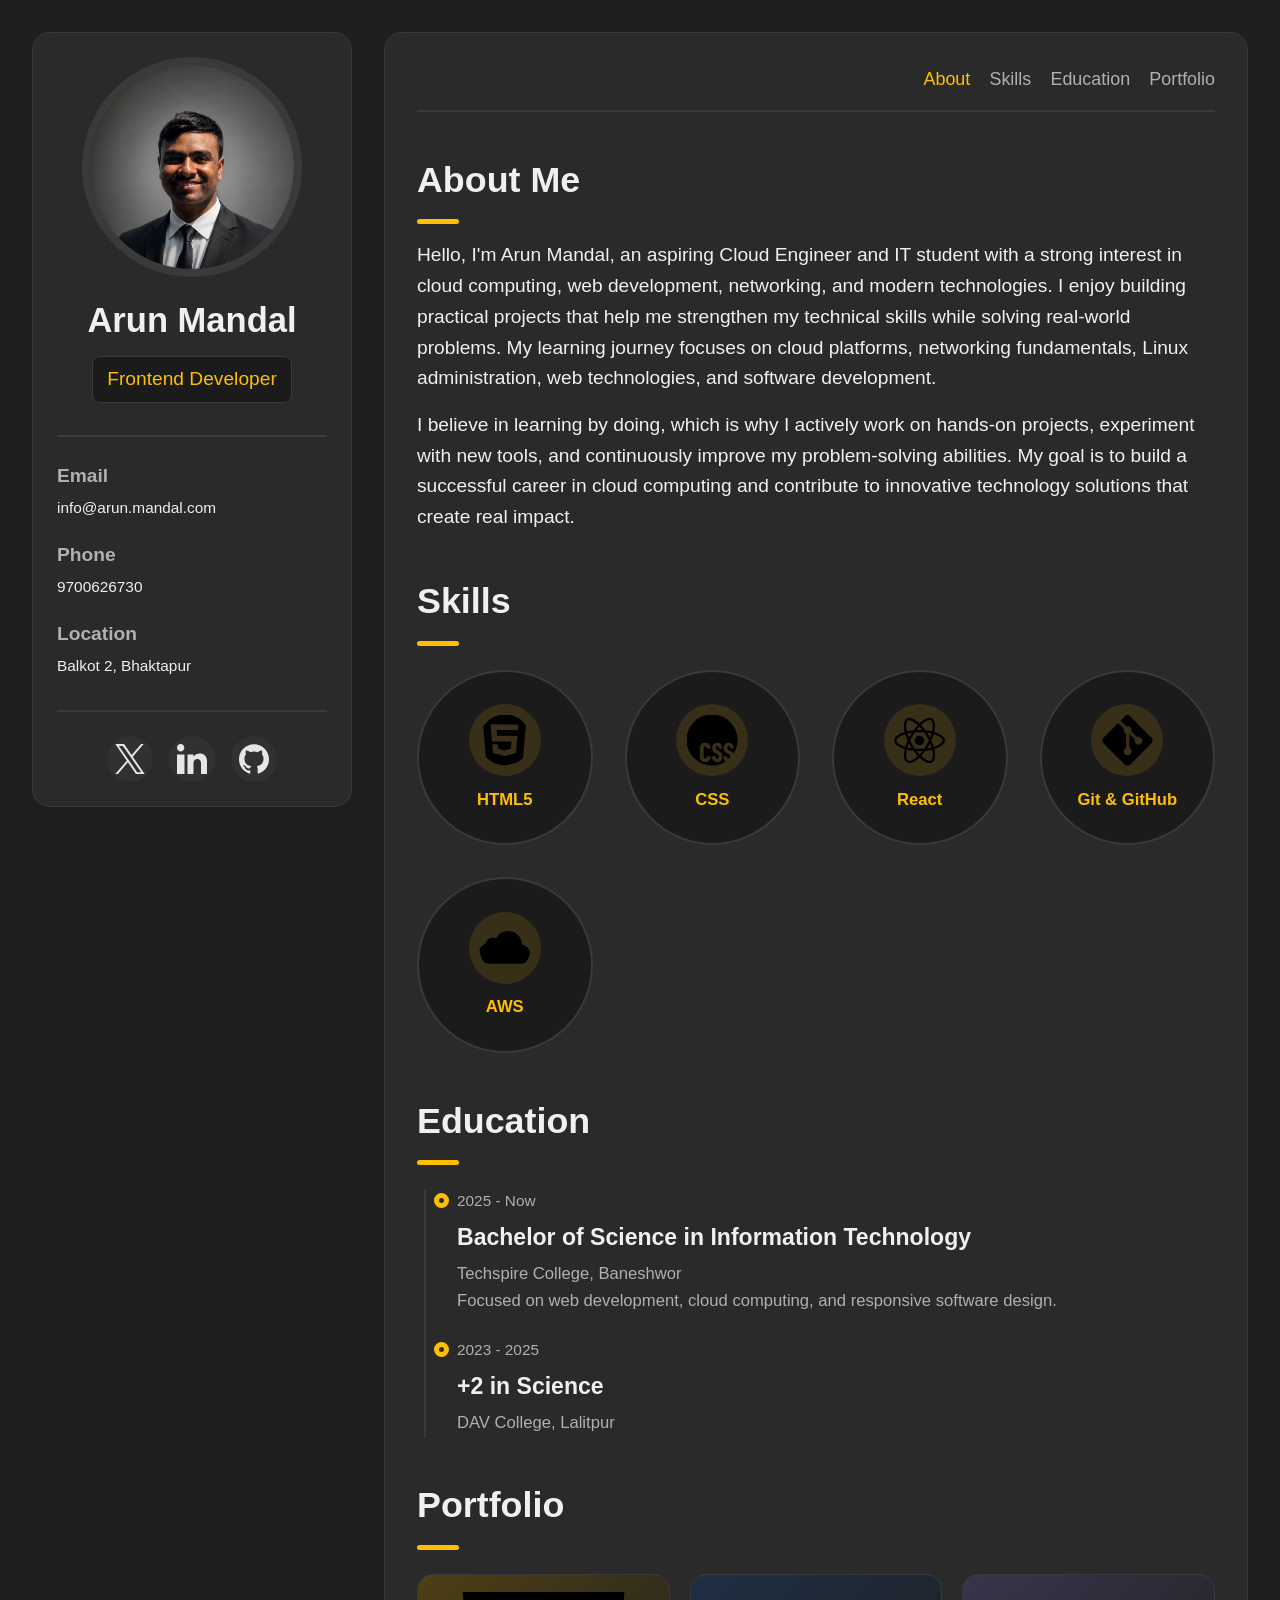
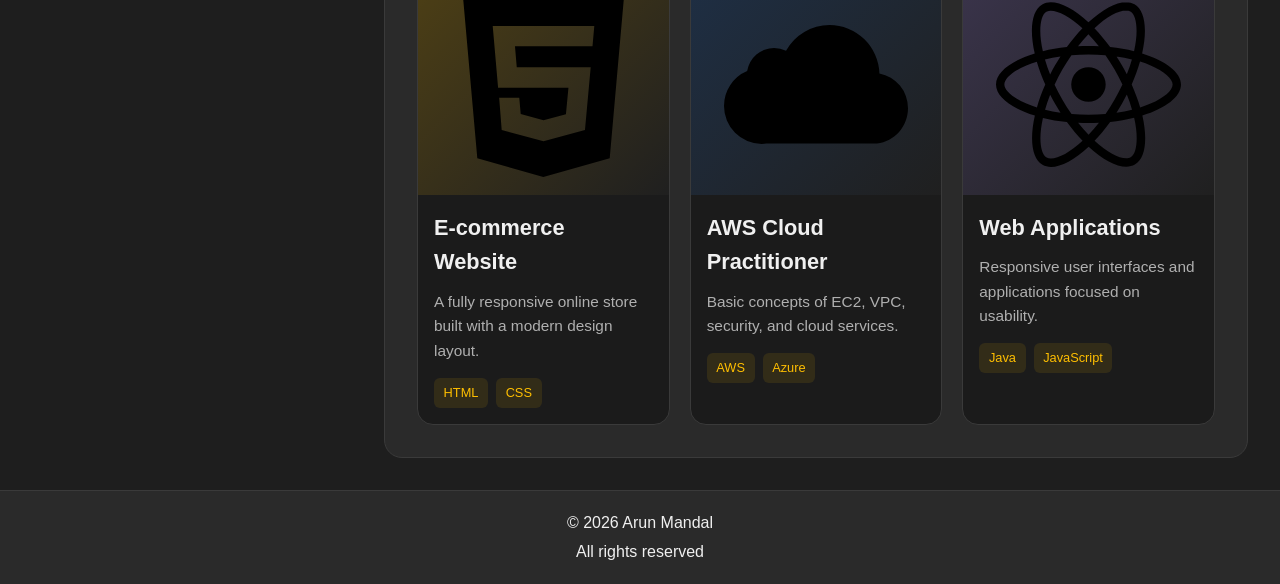
<file: index.html>
<!DOCTYPE html>
<html lang="en">
  <head>
    <meta charset="UTF-8" />
    <meta name="viewport" content="width=device-width, initial-scale=1.0" />
    <meta name="description" content="Portfolio of Arun Mandal - Cloud Engineer and Frontend Developer" />
    <title>Arun Mandal | Portfolio</title>
    <link rel="stylesheet" href="./style.css" />
  </head>
  <body>
    <div class="page-shell">
      <aside class="sidebar">
        <div class="profile">
          <img src="./Arunphoto.png" alt="Arun Mandal" />
          <h1>Arun Mandal</h1>
          <span>Frontend Developer</span>
        </div>

        <div class="info-block">
          <div class="info-item">
            <h3>Email</h3>
            <a href="mailto:info@arun.mandal.com">info@arun.mandal.com</a>
          </div>
          <div class="info-item">
            <h3>Phone</h3>
            <a href="tel:9700626730">9700626730</a>
          </div>
          <div class="info-item">
            <h3>Location</h3>
            <a href="https://maps.app.goo.gl/8gqnSkdJAUUxpZAS7" target="_blank" rel="noreferrer">Balkot 2, Bhaktapur</a>
          </div>
        </div>

        <div class="socials">
          <a href="https://x.com/" target="_blank" rel="noreferrer" aria-label="X">
            <img src="./x.svg" alt="X" />
          </a>
          <a href="https://www.linkedin.com/in/arun-mandal-710a993bb/" target="_blank" rel="noreferrer" aria-label="LinkedIn">
            <img src="./linkedin-161-svgrepo-com.svg" alt="LinkedIn" />
          </a>
          <a href="https://github.com/mandalarun683-pixel" target="_blank" rel="noreferrer" aria-label="GitHub">
            <img src="./github.svg" alt="GitHub" />
          </a>
        </div>
      </aside>

      <main class="content-panel">
        <nav class="top-nav" aria-label="Main navigation">
          <a href="#about" class="active">About</a>
          <a href="#skills">Skills</a>
          <a href="#education">Education</a>
          <a href="#portfolio">Portfolio</a>
        </nav>

        <section id="about" class="section-block">
          <h2>About Me</h2>
          <div class="title-line"></div>
          <p>
            Hello, I'm Arun Mandal, an aspiring Cloud Engineer and IT student with a strong interest in cloud computing,
            web development, networking, and modern technologies. I enjoy building practical projects that help me strengthen
            my technical skills while solving real-world problems. My learning journey focuses on cloud platforms, networking
            fundamentals, Linux administration, web technologies, and software development.
          </p>
          <p>
            I believe in learning by doing, which is why I actively work on hands-on projects, experiment with new tools,
            and continuously improve my problem-solving abilities. My goal is to build a successful career in cloud computing
            and contribute to innovative technology solutions that create real impact.
          </p>
        </section>

        <section id="skills" class="section-block">
          <h2>Skills</h2>
          <div class="title-line"></div>
          <div class="skills-grid">
            <div class="skill-item">
              <img src="./html5.svg" alt="HTML5" />
              <h3>HTML5</h3>
            </div>
            <div class="skill-item">
              <img src="./css.svg" alt="CSS" />
              <h3>CSS</h3>
            </div>
            <div class="skill-item">
              <img src="./react.svg" alt="React" />
              <h3>React</h3>
            </div>
            <div class="skill-item">
              <img src="./git.svg" alt="Git" />
              <h3>Git &amp; GitHub</h3>
            </div>
            <div class="skill-item">
              <img src="./icloud.svg" alt="AWS" />
              <h3>AWS</h3>
            </div>
          </div>
        </section>

        <section id="education" class="section-block">
          <h2>Education</h2>
          <div class="title-line"></div>
          <div class="timeline">
            <div class="timeline-item">
              <span class="dot"></span>
              <div>
                <p class="year">2025 - Now</p>
                <h3>Bachelor of Science in Information Technology</h3>
                <p>Techspire College, Baneshwor</p>
                <p>Focused on web development, cloud computing, and responsive software design.</p>
              </div>
            </div>
            <div class="timeline-item">
              <span class="dot"></span>
              <div>
                <p class="year">2023 - 2025</p>
                <h3>+2 in Science</h3>
                <p>DAV College, Lalitpur</p>
              </div>
            </div>
          </div>
        </section>

        <section id="portfolio" class="section-block">
          <h2>Portfolio</h2>
          <div class="title-line"></div>
          <div class="projects-grid">
            <article class="project-card">
              <img class="project-image project-one" src="./html5.svg" alt="HTML5 project preview" />
              <div class="project-body">
                <h3>E-commerce Website</h3>
                <p>A fully responsive online store built with a modern design layout.</p>
                <div class="tag-group">
                  <span>HTML</span>
                  <span>CSS</span>
                </div>
              </div>
            </article>

            <article class="project-card">
              <img class="project-image project-two" src="./icloud.svg" alt="AWS cloud project preview" />
              <div class="project-body">
                <h3>AWS Cloud Practitioner</h3>
                <p>Basic concepts of EC2, VPC, security, and cloud services.</p>
                <div class="tag-group">
                  <span>AWS</span>
                  <span>Azure</span>
                </div>
              </div>
            </article>

            <article class="project-card">
              <img class="project-image project-three" src="./react.svg" alt="Web application project preview" />
              <div class="project-body">
                <h3>Web Applications</h3>
                <p>Responsive user interfaces and applications focused on usability.</p>
                <div class="tag-group">
                  <span>Java</span>
                  <span>JavaScript</span>
                </div>
              </div>
            </article>
          </div>
        </section>
      </main>
    </div>

    <footer>
      <p>&copy; 2026 Arun Mandal</p>
      <p>All rights reserved</p>
    </footer>
  </body>
</html>
</file>
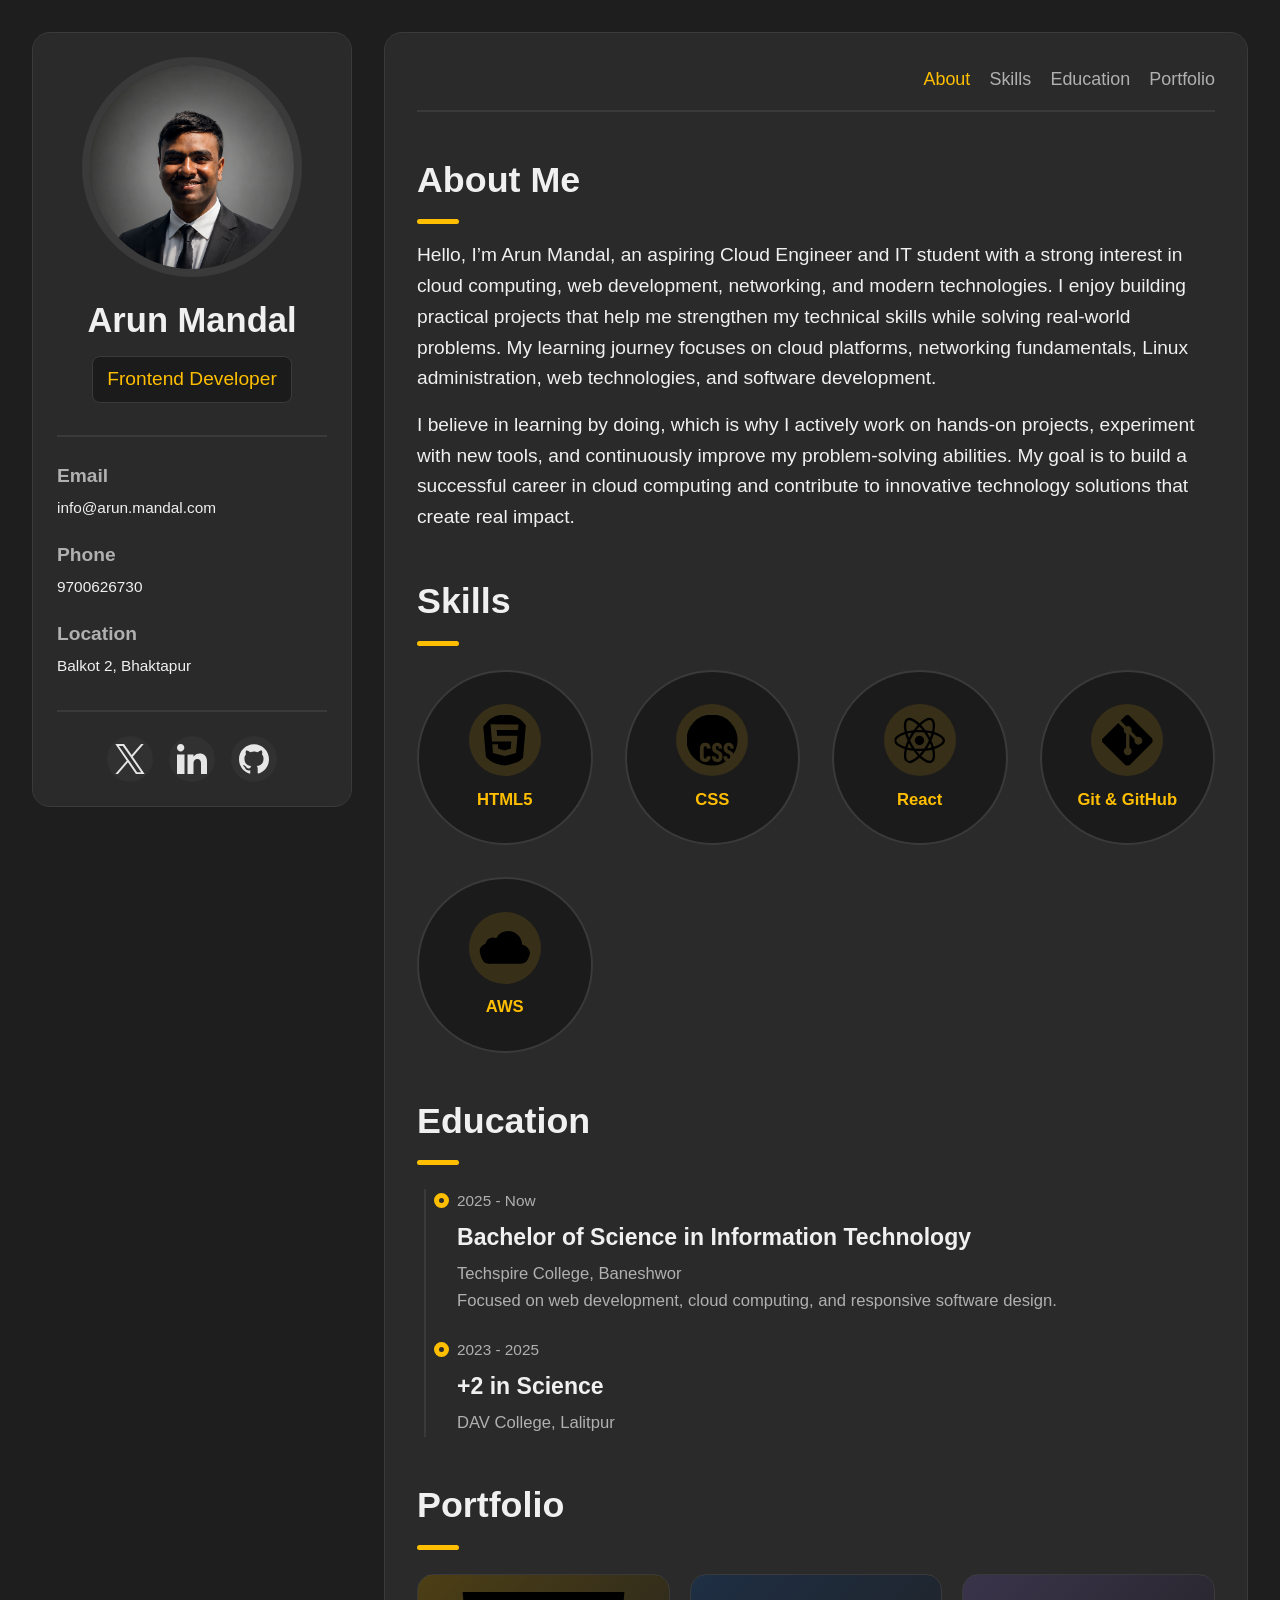
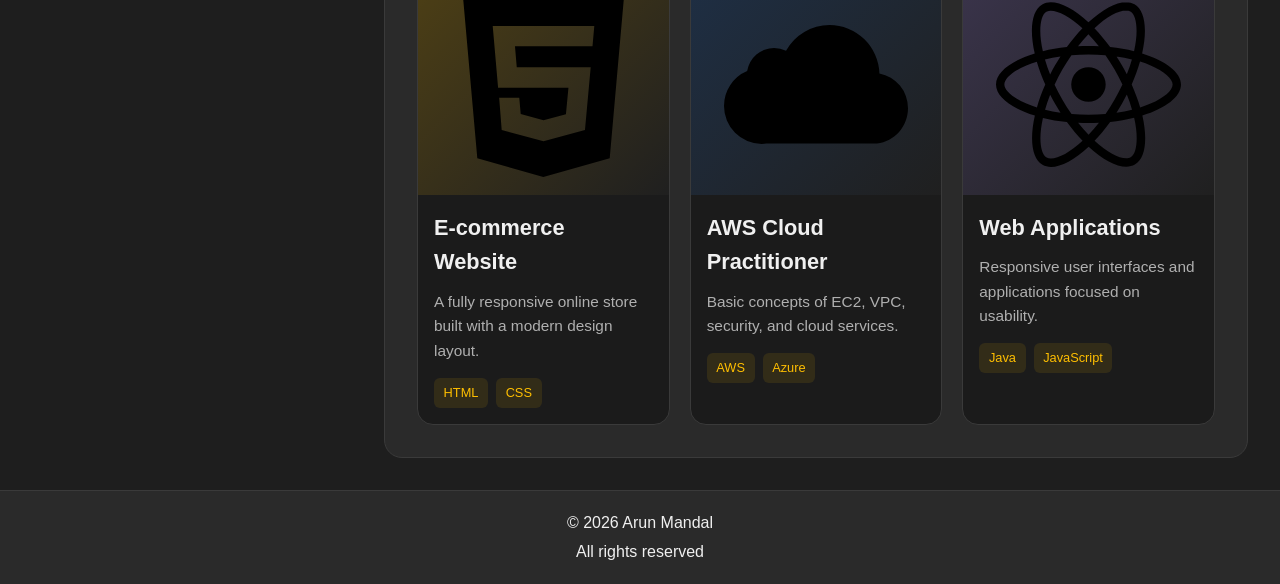
<file: arunportfolio.html>
﻿<!DOCTYPE html>
<html lang="en">
  <head>
    <meta charset="UTF-8" />
    <meta name="viewport" content="width=device-width, initial-scale=1.0" />
    <meta name="description" content="Portfolio of Arun Mandal - Cloud Engineer and Frontend Developer" />
    <title>Arun Mandal | Portfolio</title>
    <link rel="stylesheet" href="./style.css" />
  </head>
  <body>
    <div class="page-shell">
      <aside class="sidebar">
        <div class="profile">
          <img src="./Arunphoto.png" alt="Arun Mandal" />
          <h1>Arun Mandal</h1>
          <span>Frontend Developer</span>
        </div>

        <div class="info-block">
          <div class="info-item">
            <h3>Email</h3>
            <a href="mailto:info@arun.mandal.com">info@arun.mandal.com</a>
          </div>
          <div class="info-item">
            <h3>Phone</h3>
            <a href="tel:9700626730">9700626730</a>
          </div>
          <div class="info-item">
            <h3>Location</h3>
            <a href="https://maps.app.goo.gl/8gqnSkdJAUUxpZAS7" target="_blank" rel="noreferrer">Balkot 2, Bhaktapur</a>
          </div>
        </div>

        <div class="socials">
          <a href="https://x.com/" target="_blank" rel="noreferrer" aria-label="X">
            <img src="./x.svg" alt="X" />
          </a>
          <a href="https://www.linkedin.com/in/arun-mandal-710a993bb/" target="_blank" rel="noreferrer" aria-label="LinkedIn">
            <img src="./linkedin-161-svgrepo-com.svg" alt="LinkedIn" />
          </a>
          <a href="https://github.com/mandalarun683-pixel" target="_blank" rel="noreferrer" aria-label="GitHub">
            <img src="./github.svg" alt="GitHub" />
          </a>
        </div>
      </aside>

      <main class="content-panel">
        <nav class="top-nav" aria-label="Main navigation">
          <a href="#about" class="active">About</a>
          <a href="#skills">Skills</a>
          <a href="#education">Education</a>
          <a href="#portfolio">Portfolio</a>
        </nav>

        <section id="about" class="section-block">
          <h2>About Me</h2>
          <div class="title-line"></div>
          <p>
            Hello, I’m Arun Mandal, an aspiring Cloud Engineer and IT student with a strong interest in cloud computing,
            web development, networking, and modern technologies. I enjoy building practical projects that help me strengthen
            my technical skills while solving real-world problems. My learning journey focuses on cloud platforms, networking
            fundamentals, Linux administration, web technologies, and software development.
          </p>
          <p>
            I believe in learning by doing, which is why I actively work on hands-on projects, experiment with new tools,
            and continuously improve my problem-solving abilities. My goal is to build a successful career in cloud computing
            and contribute to innovative technology solutions that create real impact.
          </p>
        </section>

        <section id="skills" class="section-block">
          <h2>Skills</h2>
          <div class="title-line"></div>
          <div class="skills-grid">
            <div class="skill-item">
              <img src="./html5.svg" alt="HTML5" />
              <h3>HTML5</h3>
            </div>
            <div class="skill-item">
              <img src="./css.svg" alt="CSS" />
              <h3>CSS</h3>
            </div>
            <div class="skill-item">
              <img src="./react.svg" alt="React" />
              <h3>React</h3>
            </div>
            <div class="skill-item">
              <img src="./git.svg" alt="Git" />
              <h3>Git &amp; GitHub</h3>
            </div>
            <div class="skill-item">
              <img src="./icloud.svg" alt="AWS" />
              <h3>AWS</h3>
            </div>
          </div>
        </section>

        <section id="education" class="section-block">
          <h2>Education</h2>
          <div class="title-line"></div>
          <div class="timeline">
            <div class="timeline-item">
              <span class="dot"></span>
              <div>
                <p class="year">2025 - Now</p>
                <h3>Bachelor of Science in Information Technology</h3>
                <p>Techspire College, Baneshwor</p>
                <p>Focused on web development, cloud computing, and responsive software design.</p>
              </div>
            </div>
            <div class="timeline-item">
              <span class="dot"></span>
              <div>
                <p class="year">2023 - 2025</p>
                <h3>+2 in Science</h3>
                <p>DAV College, Lalitpur</p>
              </div>
            </div>
          </div>
        </section>

        <section id="portfolio" class="section-block">
          <h2>Portfolio</h2>
          <div class="title-line"></div>
          <div class="projects-grid">
            <article class="project-card">
              <img class="project-image project-one" src="./html5.svg" alt="HTML5 project preview" />
              <div class="project-body">
                <h3>E-commerce Website</h3>
                <p>A fully responsive online store built with a modern design layout.</p>
                <div class="tag-group">
                  <span>HTML</span>
                  <span>CSS</span>
                </div>
              </div>
            </article>

            <article class="project-card">
              <img class="project-image project-two" src="./icloud.svg" alt="AWS cloud project preview" />
              <div class="project-body">
                <h3>AWS Cloud Practitioner</h3>
                <p>Basic concepts of EC2, VPC, security, and cloud services.</p>
                <div class="tag-group">
                  <span>AWS</span>
                  <span>Azure</span>
                </div>
              </div>
            </article>

            <article class="project-card">
              <img class="project-image project-three" src="./react.svg" alt="Web application project preview" />
              <div class="project-body">
                <h3>Web Applications</h3>
                <p>Responsive user interfaces and applications focused on usability.</p>
                <div class="tag-group">
                  <span>Java</span>
                  <span>JavaScript</span>
                </div>
              </div>
            </article>
          </div>
        </section>
      </main>
    </div>

    <footer>
      <p>&copy; 2026 Arun Mandal</p>
      <p>All rights reserved</p>
    </footer>
  </body>
</html>
</file>
<file: style.css>
﻿* {
  box-sizing: border-box;
  margin: 0;
  padding: 0;
}

:root {
  --bg: #1e1e1e;
  --panel: #2a2a2a;
  --panel-soft: #1b1b1b;
  --border: #3a3a3a;
  --text: #b0b0b0;
  --text-strong: #f0f0f0;
  --accent: #ffbf00;
}

html {
  scroll-behavior: smooth;
}

body {
  background: var(--bg);
  color: var(--text);
  font-family: Arial, Helvetica, sans-serif;
  line-height: 1.6;
}

img {
  display: block;
  max-width: 100%;
}

img, svg {
  max-width: 100%;
}

.page-shell {
  max-width: 1400px;
  margin: 0 auto;
  display: grid;
  grid-template-columns: minmax(250px, 320px) minmax(0, 1fr);
  gap: 2rem;
  padding: 2rem;
  align-items: start;
}

.sidebar,
.content-panel {
  background: var(--panel);
  border: 1px solid var(--border);
  border-radius: 18px;
}

.sidebar {
  padding: 1.5rem;
}

.profile {
  text-align: center;
}

.profile img {
  width: min(220px, 100%);
  aspect-ratio: 1;
  object-fit: cover;
  border-radius: 50%;
  border: 8px solid var(--border);
  margin: 0 auto 1rem;
}

.profile h1 {
  font-size: clamp(2rem, 2.7vw, 2.8rem);
  color: var(--text-strong);
  margin-bottom: 0.5rem;
}

.profile span {
  display: inline-block;
  background: var(--panel-soft);
  color: var(--accent);
  padding: 0.45rem 0.9rem;
  border-radius: 8px;
  border: 1px solid var(--border);
  font-size: clamp(1rem, 1.5vw, 1.3rem);
}

.info-block {
  margin-top: 2rem;
  padding-top: 1.5rem;
  border-top: 2px solid var(--border);
}

.info-item {
  margin-bottom: 1.2rem;
}

.info-item h3 {
  font-size: clamp(1rem, 1.5vw, 1.4rem);
  color: var(--text);
  margin-bottom: 0.2rem;
}

.info-item a {
  font-size: clamp(0.9rem, 1.2vw, 1.15rem);
  color: var(--text-strong);
  text-decoration: none;
  word-break: break-word;
}

.info-item a:hover {
  color: var(--accent);
}

.socials {
  display: flex;
  justify-content: center;
  gap: 1rem;
  margin-top: 2rem;
  padding-top: 1.5rem;
  border-top: 2px solid var(--border);
}

.socials a {
  display: inline-flex;
  align-items: center;
  justify-content: center;
  width: 46px;
  height: 46px;
  border-radius: 50%;
  background: rgba(255,255,255,0.03);
}

.socials img {
  width: 30px;
  height: 30px;
  filter: grayscale(1) invert(0.9);
}

.content-panel {
  padding: 2rem;
  min-width: 0;
}

.top-nav {
  display: flex;
  justify-content: flex-end;
  align-items: center;
  gap: 1.2rem;
  flex-wrap: wrap;
  border-bottom: 2px solid var(--border);
  padding-bottom: 1rem;
}

.top-nav a {
  color: var(--text);
  text-decoration: none;
  font-size: clamp(1rem, 1.4vw, 1.4rem);
}

.top-nav a:hover,
.top-nav a.active {
  color: var(--accent);
}

.section-block {
  margin-top: 2.5rem;
}

.section-block h2 {
  color: var(--text-strong);
  font-size: clamp(2rem, 2.8vw, 3rem);
  margin-bottom: 0.65rem;
}

.title-line {
  width: 42px;
  height: 5px;
  border-radius: 999px;
  background: var(--accent);
  margin-bottom: 1rem;
}

.section-block p {
  color: var(--text-strong);
  font-size: clamp(1rem, 1.5vw, 1.3rem);
  margin-bottom: 1rem;
}

.skills-grid {
  display: grid;
  grid-template-columns: repeat(auto-fit, minmax(140px, 1fr));
  gap: 2rem;
  margin-top: 1.5rem;
}

.skill-item {
  width: 100%;
  max-width: 180px;
  aspect-ratio: 1;
  margin: 0 auto;
  padding: 1.25rem 1rem;
  border-radius: 50%;
  border: 2px solid var(--border);
  background-color: var(--panel-soft);
  text-align: center;
  color: var(--accent);
  transition: transform 0.3s ease, box-shadow 0.3s ease;
  display: flex;
  flex-direction: column;
  justify-content: center;
  align-items: center;
  overflow: hidden;
}

.skill-item:hover {
  transform: scale(1.03);
  box-shadow: 0 0 10px rgba(0, 0, 0, 0.25);
}

.skill-item img {
  width: 72px;
  height: 72px;
  margin: 0 auto 0.8rem;
  background: rgba(255,191,0,0.12);
  border-radius: 50%;
  padding: 0.65rem;
  object-fit: cover;
  display: block;
}

.skill-item h3 {
  color: var(--accent);
  font-size: clamp(0.95rem, 1.3vw, 1.25rem);
  line-height: 1.3;
}

.timeline {
  position: relative;
  margin-top: 1.5rem;
  padding-left: 1.25rem;
}

.timeline::before {
  content: "";
  position: absolute;
  left: 7px;
  top: 0;
  bottom: 0;
  width: 2px;
  background: var(--border);
}

.timeline-item {
  position: relative;
  padding-left: 1.25rem;
  margin-bottom: 1.5rem;
}

.dot {
  position: absolute;
  left: -0.2rem;
  top: 0.2rem;
  width: 15px;
  height: 15px;
  border-radius: 50%;
  background: var(--panel);
  border: 5px solid var(--accent);
}

.timeline-item h3 {
  font-size: clamp(1.1rem, 1.8vw, 1.7rem);
  color: var(--text-strong);
  margin-bottom: 0.35rem;
}

.timeline-item p {
  margin: 0;
  font-size: clamp(0.95rem, 1.3vw, 1.1rem);
  color: var(--text);
}

.year {
  color: var(--text) !important;
  font-size: clamp(0.9rem, 1.2vw, 1.05rem) !important;
  margin-bottom: 0.3rem !important;
}

.projects-grid {
  display: grid;
  grid-template-columns: repeat(auto-fit, minmax(220px, 1fr));
  gap: 1.25rem;
  margin-top: 1.5rem;
}

.project-card {
  background: var(--panel-soft);
  border: 1px solid var(--border);
  border-radius: 16px;
  overflow: hidden;
  transition: transform 0.25s ease;
}

.project-card:hover {
  transform: translateY(-4px);
}

.project-image {
  display: block;
  width: 100%;
  height: 220px;
  object-fit: contain;
  padding: 1.1rem;
  background: linear-gradient(135deg, rgba(255,191,0,0.15), rgba(255,255,255,0.02));
}

.project-one {
  background: linear-gradient(135deg, rgba(255,191,0,0.22), rgba(255,255,255,0.02));
}

.project-two {
  background: linear-gradient(135deg, rgba(43,125,233,0.2), rgba(255,255,255,0.02));
}

.project-three {
  background: linear-gradient(135deg, rgba(169,141,247,0.22), rgba(255,255,255,0.02));
}

.project-body {
  padding: 1rem;
}

.project-body h3 {
  color: var(--text-strong);
  margin-bottom: 0.6rem;
  font-size: clamp(1.1rem, 1.7vw, 1.4rem);
}

.project-body p {
  font-size: clamp(0.9rem, 1.2vw, 1.05rem);
  color: var(--text);
  margin-bottom: 0.9rem;
}

.tag-group {
  display: flex;
  gap: 0.5rem;
  flex-wrap: wrap;
}

.tag-group span {
  display: inline-block;
  padding: 0.3rem 0.6rem;
  background: rgba(255,191,0,0.1);
  color: var(--accent);
  border-radius: 6px;
  font-size: 0.8rem;
}

footer {
  background: var(--panel);
  color: var(--text-strong);
  border-top: 1px solid var(--border);
  text-align: center;
  padding: 1rem;
}

footer p {
  margin: 0.2rem 0;
}

@media (max-width: 980px) {
  .page-shell {
    grid-template-columns: 1fr;
    padding: 1rem;
  }

  .sidebar,
  .content-panel {
    width: 100%;
  }

  .top-nav {
    justify-content: center;
  }
}

@media (max-width: 540px) {
  .page-shell {
    gap: 1rem;
    padding: 0.75rem;
  }

  .sidebar,
  .content-panel {
    padding: 1rem;
    border-radius: 12px;
  }

  .socials {
    gap: 0.75rem;
  }

  .project-image {
    height: 180px;
  }
}
</file>
